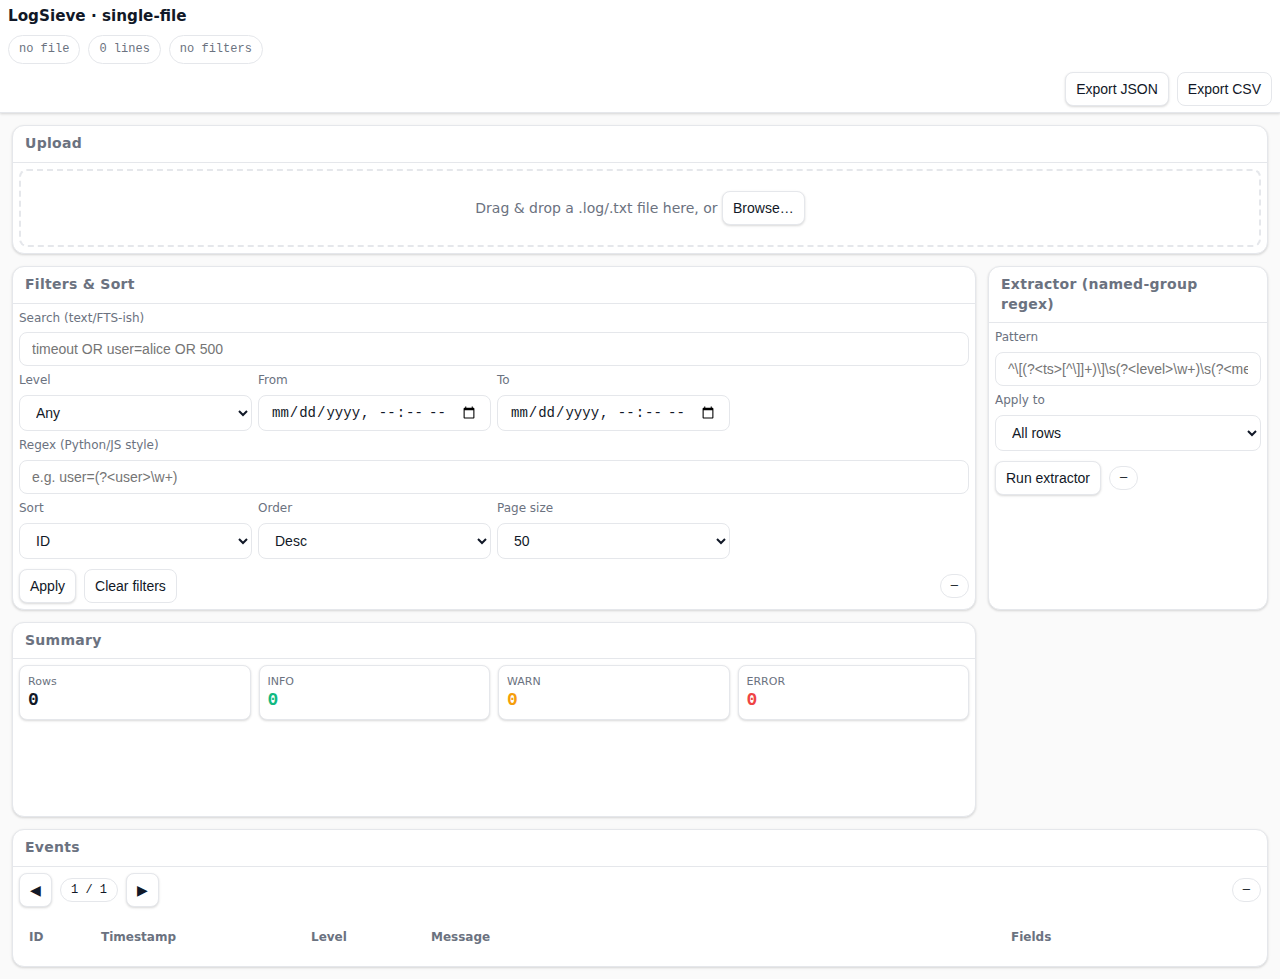
<file: index.html>
<!doctype html>
<html lang="en">
<head>
  <meta charset="utf-8" />
  <meta name="viewport" content="width=device-width, initial-scale=1" />
  <title>LogSieve — single‑file web app</title>
  <link rel="stylesheet" href="logsieve.css">
</head>
<body>
  <header>
    <h1>LogSieve · single‑file</h1>
    <div class="tags">
      <span class="tag" id="fileTag">no file</span>
      <span class="tag" id="countTag">0 lines</span>
      <span class="tag" id="filterTag">no filters</span>
    </div>
    <div class="right flex">
      <button class="btn" id="exportJSON">Export JSON</button>
      <button class="btn ghost" id="exportCSV">Export CSV</button>
    </div>
  </header>

  <main class="grid">
    <section class="card" style="grid-column:1/-1">
      <h2>Upload</h2>
      <div class="pad">
        <div id="drop" class="drop">
          Drag & drop a .log/.txt file here, or <button class="btn" id="pick">Browse…</button>
          <input type="file" id="file" accept=".log,.txt,.json,.ndjson" hidden />
        </div>
      </div>
    </section>

    <section class="card">
      <h2>Filters & Sort</h2>
      <div class="pad">
        <div class="controls">
          <label class="wide"> Search (text/FTS-ish)
            <input type="search" id="q" placeholder="timeout OR user=alice OR 500" />
          </label>
          <label> Level
            <select id="level">
              <option value="">Any</option>
              <option>DEBUG</option>
              <option>INFO</option>
              <option>WARNING</option>
              <option>ERROR</option>
              <option>CRITICAL</option>
            </select>
          </label>
          <label> From
            <input type="datetime-local" id="from" />
          </label>
          <label> To
            <input type="datetime-local" id="to" />
          </label>
          <label class="wide"> Regex (Python/JS style)
            <input type="text" id="regex" placeholder="e.g. user=(?<user>\w+)" />
          </label>
          <label> Sort
            <select id="sort">
              <option value="id">ID</option>
              <option value="ts">Timestamp</option>
              <option value="level">Level</option>
            </select>
          </label>
          <label> Order
            <select id="order">
              <option value="desc">Desc</option>
              <option value="asc">Asc</option>
            </select>
          </label>
          <label> Page size
            <select id="per">
              <option>25</option>
              <option selected>50</option>
              <option>100</option>
              <option>200</option>
            </select>
          </label>
        </div>
        <div class="flex" style="margin-top:10px">
          <button class="btn" id="apply">Apply</button>
          <button class="btn ghost" id="clear">Clear filters</button>
          <span class="right pill" id="info">—</span>
        </div>
      </div>
    </section>

    <section class="card">
      <h2>Extractor (named‑group regex)</h2>
      <div class="pad">
        <div class="controls">
          <label class="wide"> Pattern
            <input type="text" id="extractPattern" placeholder="^\[(?<ts>[^\]]+)\]\s(?<level>\w+)\s(?<message>.*)$" />
          </label>
          <label> Apply to
            <select id="extractScope">
              <option value="all">All rows</option>
              <option value="filtered">Filtered rows</option>
            </select>
          </label>
        </div>
        <div class="flex" style="margin-top:10px">
          <button class="btn" id="runExtract">Run extractor</button>
          <span class="pill" id="extractInfo">—</span>
        </div>
      </div>
    </section>

    <section class="card">
      <h2>Summary</h2>
      <div class="pad">
        <div class="stats">
          <div class="stat"><div class="k">Rows</div><div class="v" id="sRows">0</div></div>
          <div class="stat ok"><div class="k">INFO</div><div class="v" id="sInfo">0</div></div>
          <div class="stat warn"><div class="k">WARN</div><div class="v" id="sWarn">0</div></div>
          <div class="stat err"><div class="k">ERROR</div><div class="v" id="sErr">0</div></div>
        </div>
        <div style="margin-top:10px">
          <canvas id="spark"></canvas>
        </div>
      </div>
    </section>

    <section class="card" style="grid-column:1/-1">
      <h2>Events</h2>
      <div class="pad">
        <div class="flex" style="margin-bottom:8px">
          <div class="pagination">
            <button class="btn" id="prev">◀</button>
            <span class="pill" id="pageLabel">1 / 1</span>
            <button class="btn" id="next">▶</button>
          </div>
          <span class="right pill" id="renderInfo">—</span>
        </div>
        <div style="overflow:auto">
          <table>
            <thead>
              <tr>
                <th style="width:72px">ID</th>
                <th style="width:210px">Timestamp</th>
                <th style="width:120px">Level</th>
                <th>Message</th>
                <th style="width:260px">Fields</th>
              </tr>
            </thead>
            <tbody id="tbody"></tbody>
          </table>
        </div>
      </div>
    </section>
  </main>

  <script src="logsieve.js"></script>
</body>
</html>
</file>
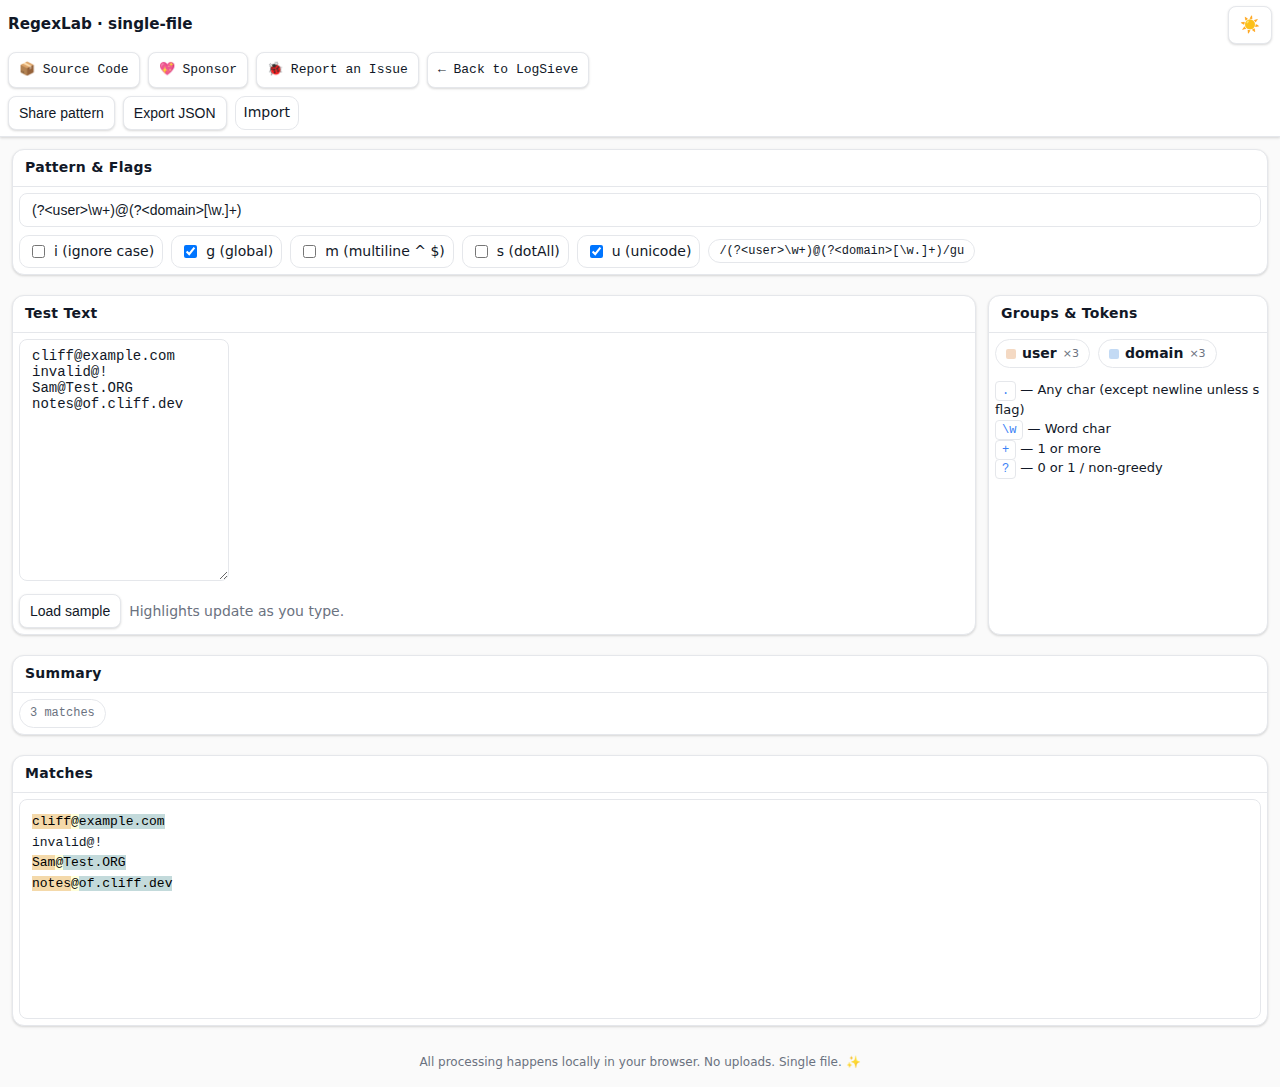
<file: regexlab.html>
<!doctype html>
<html lang="en">
<head>
  <meta charset="utf-8" />
  <meta name="viewport" content="width=device-width, initial-scale=1" />
  <title>RegexLab — single‑file regex playground</title>
  <link rel="stylesheet" href="logsieve.css">
</head>
<body>
  <header>
    <div class="header-top">
      <h1>RegexLab · single‑file</h1>
      <button class="btn theme-toggle" id="themeToggle" title="Toggle theme">
        <span class="theme-icon">☀️</span>
      </button>
    </div>
    <div class="header-links">
      <a class="tag" href="https://github.com/notesofcliff/logsieve" target="_blank">📦 Source Code</a>
      <a class="tag" href="https://github.com/sponsors/notesofcliff" target="_blank">💖 Sponsor</a>
      <a class="tag" href="https://github.com/notesofcliff/logsieve/issues" target="_blank">🐞 Report an Issue</a>
      <a class="tag" href="index.html">← Back to LogSieve</a>
    </div>
    <div class="header-actions">
      <button class="btn" id="share">Share pattern</button>
      <button class="btn" id="export">Export JSON</button>
      <label class="flag"><input type="file" id="import" hidden><span id="importBtn" style="cursor:pointer">Import</span></label>
    </div>
  </header>

  <main class="grid">
    <section class="section-card always-visible" style="grid-column:1/-1">
      <h2 class="section-header">Pattern & Flags</h2>
      <div class="section-content">
        <div class="pad">
          <div class="row">
            <input id="pattern" type="text" class="wide-input" placeholder="Enter regex, e.g. (?<user>\\w+)@(?<domain>[\\w.]+)" />
          </div>
          <div class="row" style="margin-top:8px">
            <label class="flag"><input type="checkbox" id="f_i"> <span>i (ignore case)</span></label>
            <label class="flag"><input type="checkbox" id="f_g" checked> <span>g (global)</span></label>
            <label class="flag"><input type="checkbox" id="f_m"> <span>m (multiline ^ $)</span></label>
            <label class="flag"><input type="checkbox" id="f_s"> <span>s (dotAll)</span></label>
            <label class="flag"><input type="checkbox" id="f_u" checked> <span>u (unicode)</span></label>
            <span class="pill" id="flagsView">/…/gi</span>
          </div>
        </div>
      </div>
    </section>

    <section class="section-card always-visible">
      <h2 class="section-header">Test Text</h2>
      <div class="section-content">
        <div class="pad">
          <textarea id="text" rows="14" placeholder="Paste sample text here…"></textarea>
          <div style="margin-top:8px" class="row">
            <button class="btn" id="sample">Load sample</button>
            <span class="muted">Highlights update as you type.</span>
          </div>
        </div>
      </div>
    </section>

    <section class="section-card always-visible">
      <h2 class="section-header">Groups & Tokens</h2>
      <div class="section-content">
        <div class="pad">
          <div class="groups" id="groups"></div>
          <div class="explainer" id="explainer" style="margin-top:12px"></div>
        </div>
      </div>
    </section>

    <section class="section-card always-visible" style="grid-column:1/-1">
      <h2 class="section-header">Summary</h2>
      <div class="section-content">
        <div class="pad">
          <div class="tags">
            <span class="tag" id="matchCount">0 matches</span>
            <span class="tag" id="errorMsg" style="display:none"></span>
          </div>
        </div>
      </div>
    </section>

    <section class="section-card always-visible" style="grid-column:1/-1">
      <h2 class="section-header">Matches</h2>
      <div class="section-content">
        <div class="pad">
          <div id="output" class="out"></div>
        </div>
      </div>
    </section>
  </main>

  <div class="footer">All processing happens locally in your browser. No uploads. Single file. ✨</div>

  <script src="regex.js"></script>
</body>
</html>
</file>
<file: logsieve.css>
/* LogSieve Styles */

/* CSS Variables */
:root {
  --bg: #fafafa;
  --panel: #ffffff;
  --muted: #6b7280;
  --ink: #111827;
  --accent: #3b82f6;
  --accent2: #f59e0b;
  --ok: #10b981;
  --warn: #f59e0b;
  --err: #ef4444;
  --ring: rgba(59, 130, 246, 0.2);
  --border: #e5e7eb;
  --shadow: 0 1px 3px rgba(0, 0, 0, 0.1), 0 1px 2px rgba(0, 0, 0, 0.06);
  --shadow-lg: 0 10px 15px rgba(0, 0, 0, 0.1), 0 4px 6px rgba(0, 0, 0, 0.05);
}

/* Dark Theme Variables */
:root.dark-theme {
  --bg: #0f172a;
  --panel: #1e293b;
  --muted: #94a3b8;
  --ink: #f8fafc;
  --accent: #60a5fa;
  --accent2: #fbbf24;
  --ok: #34d399;
  --warn: #fbbf24;
  --err: #f87171;
  --ring: rgba(96, 165, 250, 0.3);
  --border: #334155;
  --shadow: 0 1px 3px rgba(0, 0, 0, 0.3), 0 1px 2px rgba(0, 0, 0, 0.2);
  --shadow-lg: 0 10px 15px rgba(0, 0, 0, 0.3), 0 4px 6px rgba(0, 0, 0, 0.2);
}

/* Base Styles */
* {
  box-sizing: border-box;
}

html {
  /* Use 16px as base for better accessibility and zoom support */
  font-size: 16px;
}

body {
  margin: 0;
  font: 0.875rem/1.4 system-ui, -apple-system, Segoe UI, Roboto, Ubuntu, Cantarell, Noto Sans, Arial, "Apple Color Emoji", "Segoe UI Emoji";
  background: var(--bg);
  color: var(--ink);
}

@media (max-width: 768px) {
  html {
    /* Slightly larger base font on mobile */
    font-size: 16px;
  }
}

/* Header */
header {
  padding: 0.375rem 0.5rem;
  display: flex;
  flex-direction: column;
  gap: 0.5rem;
  background: var(--panel);
  border-bottom: 1px solid var(--border);
  box-shadow: var(--shadow);
}

:root.dark-theme header {
  background: var(--panel);
  border-bottom: 1px solid var(--border);
  box-shadow: var(--shadow);
}

.header-top {
  display: flex;
  align-items: center;
  justify-content: space-between;
  gap: 0.5rem;
}

.header-links {
  display: flex;
  flex-wrap: wrap;
  gap: 0.5rem;
}

.header-actions {
  display: flex;
  flex-wrap: wrap;
  gap: 0.5rem;
}

h1 {
  font-size: 0.95rem;
  margin: 0;
  font-weight: 700;
}

/* Button-like Links in Header */
header a.tag {
  display: inline-flex;
  align-items: center;
  justify-content: center;
  min-height: 2.25rem;
  padding: 0.35rem 0.625rem;
  border-radius: 0.5rem;
  text-decoration: none;
  font-weight: 500;
  font-size: 0.8125rem;
  color: var(--ink);
  background-color: var(--panel);
  border: 1px solid var(--border);
  transition: all 0.2s ease;
  white-space: nowrap;
  box-shadow: var(--shadow);
}

header a.tag:hover {
  background-color: var(--accent);
  color: white;
  transform: translateY(-1px);
  box-shadow: var(--shadow-lg);
}

@media (max-width: 768px) {
  header {
    padding: 0.875rem 1rem;
  }
  
  h1 {
    font-size: 1rem;
  }
  
  .header-links,
  .header-actions {
    width: 100%;
  }
  
  header a.tag {
    flex: 1 1 auto;
    min-width: calc(50% - 0.25rem);
    font-size: 0.8125rem;
  }
}

/* Layout */
.app-container {
  display: flex;
  min-height: calc(100vh - 200px);
}

main {
  padding: 0.75rem;
  margin: 0 auto;
  max-width: 100%;
}

.grid {
  display: grid;
  gap: 0.75rem;
}

@media (min-width: 900px) {
  .grid {
    grid-template-columns: 1fr 280px;
  }
}

/* Cards */
.card {
  background: var(--panel);
  border: 1px solid var(--border);
  border-radius: 0.75rem;
  box-shadow: var(--shadow);
}

:root.dark-theme .card {
  border: 1px solid var(--border);
  box-shadow: var(--shadow);
}

.card h2 {
  margin: 0;
  padding: 0.5rem 0.75rem;
  font-size: 0.875rem;
  letter-spacing: .02em;
  color: var(--muted);
  border-bottom: 1px solid var(--border);
}

:root.dark-theme .card h2 {
  border-bottom: 1px solid var(--border);
}

.pad {
  padding: 0.375rem;
}

/* Form Controls */
.controls {
  display: grid;
  grid-template-columns: repeat(auto-fit, minmax(200px, 1fr));
  gap: 0.375rem;
}

.controls .wide {
  grid-column: 1 / -1;
}

/* Wide label variant used in other contexts (not only in .controls) */
label.wide {
  display: block;
  width: 100%;
}

.controls label {
  display: flex;
  flex-direction: column;
  gap: 0.375rem;
  font-size: 0.75rem;
  color: var(--muted);
}

input[type="text"],
input[type="search"],
input[type="datetime-local"],
select,
textarea {
  background: var(--panel);
  color: var(--ink);
  border: 1px solid var(--border);
  border-radius: 0.5rem;
  padding: 0.5rem 0.75rem;
  outline: none;
  font-size: 0.875rem;
  min-height: 2.125rem;
}

:root.dark-theme input[type="text"],
:root.dark-theme input[type="search"],
:root.dark-theme input[type="datetime-local"],
:root.dark-theme select,
:root.dark-theme textarea {
  background: var(--panel);
  border: 1px solid var(--border);
}

input:focus,
select:focus,
textarea:focus {
  border-color: var(--accent);
  box-shadow: 0 0 0 3px var(--ring);
  outline: none;
}

@media (max-width: 768px) {
  .controls {
    grid-template-columns: 1fr;
  }
  
  .controls .wide {
    grid-column: 1;
  }
}

/* Buttons */
.btn {
  appearance: none;
  border: 1px solid var(--border);
  background: var(--panel);
  color: var(--ink);
  padding: 0.375rem 0.625rem;
  border-radius: 0.5rem;
  cursor: pointer;
  font-size: 0.875rem;
  min-height: 2.125rem;
  display: inline-flex;
  align-items: center;
  justify-content: center;
  gap: 0.375rem;
  white-space: nowrap;
  transition: all 0.2s ease;
  box-shadow: var(--shadow);
}

:root.dark-theme .btn {
  border: 1px solid var(--border);
  background: var(--panel);
  box-shadow: var(--shadow);
}

.btn:hover {
  border-color: var(--accent);
  transform: translateY(-1px);
  box-shadow: var(--shadow-lg);
}

.btn:active {
  transform: translateY(0);
}

.btn.ghost {
  background: transparent;
  box-shadow: none;
}

:root.dark-theme .btn.ghost {
  background: transparent;
}

/* Theme Toggle Button */
.theme-toggle {
  min-width: 2.75rem;
  padding: 0.625rem;
}

.theme-icon {
  font-size: 1rem;
  line-height: 1;
}

/* Hamburger menu deprecated — removed in layout (no sidebar) */

@media (max-width: 900px) {
  /* Hamburger removed */

  /* Keep the theme toggle hidden by default; show next to hamburger on small screens */
  .small-theme { display: inline-flex; margin-left: 48px; }
  /* Hide the primary theme-toggle on small screens to avoid overlap with the hamburger */
  .header-top .theme-toggle:not(.small-theme) { display: none; }
}

/* Extra tight layout for very small screens */
@media (max-width: 480px) {
  header { padding: 0.5rem; }
  .pad { padding: 0.25rem; }
  .section-header { padding: 0.5rem; font-size: 0.9rem; }
  .section-card { margin-bottom: 0.5rem; }
  .controls { gap: 6px; }
  .btn { padding: 0.25rem 0.5rem; font-size: 0.8rem; }
  .tab-btn { padding: 6px 8px; }
  table { min-width: 650px; }
  thead th { font-size: 0.7rem; padding: 0.25rem 0.5rem; }
  tbody td { padding: 0.35rem 0.5rem; font-size: 0.8rem; }
}

@media (max-width: 768px) {
  .btn {
    padding: 0.5rem 0.75rem;
    font-size: 0.875rem;
  }
}

/* Drag & Drop */
.drop {
  border: 2px dashed var(--border);
  border-radius: 0.5rem;
  padding: 1.25rem 0.75rem;
  text-align: center;
  color: var(--muted);
}

:root.dark-theme .drop {
  border: 2px dashed var(--border);
}

.drop.drag {
  background: rgba(59, 130, 246, .08);
  border-color: var(--accent);
}

/* Tags & Pills */
.tags {
  display: flex;
  gap: 0.5rem;
  flex-wrap: wrap;
}

.tag {
  font: 0.75rem/1.6 ui-monospace, SFMono-Regular, Menlo, Consolas, monospace;
  background: var(--panel);
  padding: 0.25rem 0.625rem;
  border-radius: 999px;
  border: 1px solid var(--border);
  color: var(--muted);
  display: inline-flex;
  align-items: center;
  gap: 0.25rem;
}

:root.dark-theme .tag {
  background: var(--panel);
  border: 1px solid var(--border);
}

.pill {
  padding: 0.25rem 0.625rem;
  border: 1px solid var(--border);
  border-radius: 999px;
  font: 0.75rem ui-monospace, SFMono-Regular, Menlo, Consolas, monospace;
  white-space: nowrap;
}

:root.dark-theme .pill {
  border: 1px solid var(--border);
}

@media (max-width: 768px) {
  .tag {
    font-size: 0.8125rem;
    padding: 0.5rem 0.875rem;
  }
}

/* Statistics */
.stats {
  display: grid;
  grid-template-columns: repeat(4, 1fr);
  gap: 0.5rem;
}

.stat {
  background: var(--panel);
  border: 1px solid var(--border);
  border-radius: 0.5rem;
  padding: 0.5rem;
  box-shadow: var(--shadow);
}

:root.dark-theme .stat {
  background: var(--panel);
  border: 1px solid var(--border);
  box-shadow: var(--shadow);
}

.stat .k {
  font-size: 11px;
  color: var(--muted);
}

.stat .v {
  font: 600 18px/1.2 ui-monospace, SFMono-Regular, Menlo, Consolas, monospace;
}

.stat.ok .v {
  color: var(--ok);
}

.stat.warn .v {
  color: var(--warn);
}

.stat.err .v {
  color: var(--err);
}

/* Tables */
.table-container {
  margin: 0 -0.5rem;
  padding: 0 0.5rem;
  overflow-x: auto;
  -webkit-overflow-scrolling: touch;
}

table {
  width: 100%;
  border-collapse: separate;
  border-spacing: 0 0.375rem;
  min-width: 600px;
  table-layout: fixed;
}

thead th {
  font-size: 0.75rem;
  color: var(--muted);
  text-align: left;
  padding: 0.5rem 0.625rem;
  white-space: nowrap;
}

tbody td {
  background: var(--panel);
  border: 1px solid var(--border);
  border-left: none;
  border-right: none;
  padding: 0.5rem 0.75rem;
  vertical-align: top;
  font-size: 0.875rem;
  /* Avoid breaking single characters across lines on narrow screens */
  word-break: normal;
  overflow-wrap: break-word;
  max-width: 80ch;
}

:root.dark-theme tbody td {
  background: var(--panel);
  border: 1px solid var(--border);
  border-left: none;
  border-right: none;
}

tbody td pre {
  /* Keep natural line breaks but avoid crushing text into vertical single characters */
  white-space: pre-wrap;
  word-break: normal;
  overflow-wrap: anywhere;
  overflow-x: auto;
  -webkit-overflow-scrolling: touch;
}

tbody tr td:first-child {
  border-left: 1px solid var(--border);
  border-top-left-radius: 0.5rem;
  border-bottom-left-radius: 0.5rem;
}

:root.dark-theme tbody tr td:first-child {
  border-left: 1px solid var(--border);
}

tbody tr td:last-child {
  border-right: 1px solid var(--border);
  border-top-right-radius: 0.5rem;
  border-bottom-right-radius: 0.5rem;
}

:root.dark-theme tbody tr td:last-child {
  border-right: 1px solid var(--border);
}

@media (max-width: 768px) {
  table {
    /* On small screens let the table layout adapt naturally so message column can stretch */
    min-width: 550px;
    table-layout: auto;
  }
  
  thead th {
    font-size: 0.6875rem;
    padding: 0.375rem 0.5rem;
  }
  
  tbody td {
    padding: 0.5rem 0.625rem;
    font-size: 0.8125rem;
  }
}

/* Code & Text */
code,
pre {
  font: 12px/1.5 ui-monospace, SFMono-Regular, Menlo, Consolas, monospace;
}

details summary {
  cursor: pointer;
  color: var(--accent);
}

/* Saved filter dropdown - match other inputs */
#savedFilterSelect {
  width: 100%;
  margin-top: 6px;
  background: var(--panel);
  border: 1px solid var(--border);
  border-radius: 0.5rem;
  padding: 0.375rem 0.5rem;
}

/* Log Level Colors */
.lvl-INFO {
  color: #7ee787;
}

.lvl-WARNING {
  color: #ffd166;
}

.lvl-ERROR {
  color: #ff6b6b;
}

.lvl-DEBUG {
  color: #79c0ff;
}

.lvl-CRITICAL {
  color: #ff8fab;
}

/* Utility Classes */
.flex {
  display: flex;
  gap: 0.5rem;
  align-items: center;
  flex-wrap: wrap;
}

.right {
  margin-left: auto;
}

@media (max-width: 768px) {
  .flex {
    width: 100%;
  }
  
  .flex .right {
    margin-left: 0;
    width: 100%;
  }
}

/* Pagination */
.pagination {
  display: flex;
  gap: 8px;
  align-items: center;
}

/* Canvas */
canvas {
  width: 100%;
  height: 80px;
  display: block;
}

/* RegexLab Output */
.out {
  white-space: pre-wrap;
  word-wrap: anywhere;
  font: 13px/1.6 ui-monospace, SFMono-Regular, Menlo, Consolas, monospace;
  background: var(--panel);
  border: 1px solid var(--border);
  border-radius: 0.5rem;
  padding: 0.75rem;
  min-height: 220px;
}

:root.dark-theme .out {
  border: 1px solid var(--border);
}

/* RegexLab specific classes */
.row {
  display: flex;
  gap: 8px;
  align-items: center;
  flex-wrap: wrap;
}

.cols {
  display: grid;
  gap: 12px;
  grid-template-columns: 1fr 1fr;
}

@media (max-width: 900px) {
  .cols {
    grid-template-columns: 1fr;
  }
}

.groups {
  display: flex;
  flex-wrap: wrap;
  gap: 8px;
}

.group {
  display: inline-flex;
  align-items: center;
  gap: 6px;
  border: 1px solid var(--border);
  border-radius: 999px;
  padding: 4px 10px;
  background: var(--panel);
}

:root.dark-theme .group {
  border: 1px solid var(--border);
}

.swatch {
  width: 10px;
  height: 10px;
  border-radius: 2px;
  display: inline-block;
}

.k {
  color: var(--muted);
  font-size: 11px;
}

.explainer {
  font-size: 13px;
  line-height: 1.5;
}

.explainer code {
  background: var(--panel);
  padding: 2px 6px;
  border-radius: 6px;
  border: 1px solid var(--border);
  font: 12px ui-monospace, SFMono-Regular, Menlo, Consolas, monospace;
}

:root.dark-theme .explainer code {
  border: 1px solid var(--border);
}

.flag {
  display: inline-flex;
  align-items: center;
  gap: 6px;
  padding: 6px 8px;
  border: 1px solid var(--border);
  border-radius: 10px;
  background: var(--panel);
}

:root.dark-theme .flag {
  border: 1px solid var(--border);
}

.footer {
  padding: 8px 16px 16px;
  text-align: center;
  color: var(--muted);
  font-size: 12px;
}

.muted {
  color: var(--muted);
}

.wide-input {
  width: 100%;
}

/* Collapsible Sections */
.collapsible-header {
  cursor: pointer;
  user-select: none;
  display: flex;
  align-items: center;
  gap: 8px;
  transition: all 0.2s ease;
  border-radius: 0.375rem;
  padding: 0.25rem 0.5rem;
  margin: -0.25rem -0.5rem;
}

.collapsible-header:hover {
  background: rgba(59, 130, 246, .08);
}

.collapse-icon {
  transition: transform 0.2s;
  font-size: 10px;
}

.collapsible-header.collapsed .collapse-icon {
  transform: rotate(-90deg);
}

.collapsible-content {
  max-height: 2000px;
  overflow: hidden;
  transition: max-height 0.3s ease-out, opacity 0.3s ease-out;
  opacity: 1;
}

.collapsible-content.collapsed {
  max-height: 0;
  opacity: 0;
}

/* Tabs for Search Tools */
.tabs { display: block; }
.tab-nav { display:flex; gap:8px; margin-bottom:12px; align-items:center; }
.tab-btn { appearance:none; border:1px solid var(--border); background:transparent; color:var(--muted); padding:6px 10px; border-radius:6px; cursor:pointer; font-weight:600;}
.tab-btn.active { background:var(--panel); color:var(--accent); border-color:var(--accent); box-shadow:var(--shadow); }
.tab-panel { display:block; }

@media (max-width:768px) {
  .tab-nav { flex-wrap:wrap; gap:6px; }
  .tab-btn { padding:8px 10px; }
}

/* Library Lists */
.library-list {
  display: flex;
  flex-direction: column;
  gap: 0.5rem;
}

.library-item {
  background: var(--panel);
  border: 1px solid var(--border);
  border-radius: 0.5rem;
  padding: 0.75rem;
  display: flex;
  align-items: center;
  gap: 10px;
  box-shadow: var(--shadow);
  transition: all 0.2s ease;
}

.library-item:hover {
  transform: translateY(-1px);
  box-shadow: var(--shadow-lg);
}

:root.dark-theme .library-item {
  background: var(--panel);
  border: 1px solid var(--border);
  box-shadow: var(--shadow);
}

.library-item-content {
  flex: 1;
  min-width: 0;
}

.library-item-title {
  font-weight: 600;
  font-size: 13px;
  margin-bottom: 4px;
}

.library-item-desc {
  font-size: 11px;
  color: var(--muted);
  margin-bottom: 4px;
}

.library-item-pattern {
  font: 11px ui-monospace, SFMono-Regular, Menlo, Consolas, monospace;
  color: var(--accent);
  overflow: hidden;
  text-overflow: ellipsis;
  white-space: nowrap;
}

.library-item-actions {
  display: flex;
  gap: 6px;
  flex-shrink: 0;
}

.library-item-actions button {
  padding: 6px 10px;
  font-size: 12px;
  min-width: unset;
}

.library-item input[type="checkbox"] {
  width: 18px;
  height: 18px;
  cursor: pointer;
  flex-shrink: 0;
}

.empty-state {
  text-align: center;
  padding: 24px;
  color: var(--muted);
  font-size: 13px;
}

/* Filter Item Specific */
.filter-item-settings {
  font: 11px ui-monospace, SFMono-Regular, Menlo, Consolas, monospace;
  color: var(--muted);
  margin-top: 4px;
  display: flex;
  flex-wrap: wrap;
  gap: 8px;
}

.filter-item-settings span {
  background: var(--panel);
  padding: 2px 6px;
  border-radius: 4px;
  border: 1px solid var(--border);
}

:root.dark-theme .filter-item-settings span {
  background: var(--panel);
  border: 1px solid var(--border);
}

/* Modal Styles */
.modal {
  display: none;
  position: fixed;
  top: 0;
  left: 0;
  right: 0;
  bottom: 0;
  background: rgba(0, 0, 0, 0.7);
  z-index: 1000;
  align-items: center;
  justify-content: center;
  padding: 20px;
}

.modal.active {
  display: flex;
}

.modal-content {
  background: var(--panel);
  border: 1px solid var(--border);
  border-radius: 0.75rem;
  max-width: 600px;
  width: 100%;
  max-height: 90vh;
  overflow: auto;
  box-shadow: var(--shadow-lg);
}

:root.dark-theme .modal-content {
  border: 1px solid var(--border);
  box-shadow: var(--shadow-lg);
}

.modal-header {
  padding: 1rem 1.25rem;
  border-bottom: 1px solid var(--border);
  display: flex;
  align-items: center;
  justify-content: space-between;
}

:root.dark-theme .modal-header {
  border-bottom: 1px solid var(--border);
}

.modal-header h3 {
  margin: 0;
  font-size: 16px;
}

.modal-close {
  background: transparent;
  border: none;
  font-size: 24px;
  cursor: pointer;
  color: var(--muted);
  padding: 0;
  width: 32px;
  height: 32px;
  display: flex;
  align-items: center;
  justify-content: center;
  border-radius: 6px;
}

.modal-close:hover {
  background: rgba(184, 197, 209, .2);
}

.modal-body {
  padding: 20px;
  display: flex;
  flex-direction: column;
  gap: 14px;
}

.modal-body label {
  display: flex;
  flex-direction: column;
  gap: 6px;
  font-size: 13px;
  font-weight: 500;
}

.modal-body input[type="text"],
.modal-body textarea {
  background: var(--panel);
  color: var(--ink);
  border: 1px solid var(--border);
  border-radius: 0.5rem;
  padding: 0.5rem 0.625rem;
  outline: none;
  font-family: inherit;
}

:root.dark-theme .modal-body input[type="text"],
:root.dark-theme .modal-body textarea {
  background: var(--panel);
  border: 1px solid var(--border);
}

.modal-body textarea {
  font: 13px ui-monospace, SFMono-Regular, Menlo, Consolas, monospace;
  resize: vertical;
}

.modal-body input:focus,
.modal-body textarea:focus {
  border-color: var(--accent);
  box-shadow: 0 0 0 3px var(--ring);
}

.modal-body input[type="checkbox"] {
  width: 18px;
  height: 18px;
  cursor: pointer;
}

.modal-footer {
  padding: 1rem 1.25rem;
  border-top: 1px solid var(--border);
  display: flex;
  gap: 10px;
  justify-content: flex-end;
}

:root.dark-theme .modal-footer {
  border-top: 1px solid var(--border);
}

.filter-preview {
  background: var(--panel);
  border: 1px solid var(--border);
  border-radius: 0.5rem;
  padding: 0.75rem;
  font-size: 12px;
}

:root.dark-theme .filter-preview {
  background: var(--panel);
  border: 1px solid var(--border);
}

/* Info section styles */
.pad p {
  margin: 0 0 12px 0;
}

.pad ul {
  margin: 8px 0;
}

.pad li {
  margin: 4px 0;
}

.pad code {
  background: var(--panel);
  border: 1px solid var(--border);
  padding: 2px 6px;
  border-radius: 4px;
  font: 12px ui-monospace, SFMono-Regular, Menlo, Consolas, monospace;
  color: var(--accent);
}

:root.dark-theme .pad code {
  background: var(--panel);
  border: 1px solid var(--border);
}

/* Sidebar and nav-link removed */

/* Mobile Sidebar Overlay */
/* Mobile sidebar overlay rules removed */

/* Main Content Area */
.main-content {
  flex: 1;
  padding: 0.75rem;
  overflow-x: hidden;
}

/* Section Cards (Accordion) */
.section-card {
  background: var(--panel);
  border: 1px solid var(--border);
  border-radius: 0.75rem;
  box-shadow: var(--shadow);
  margin-bottom: 0.5rem;
  overflow: hidden;
}

:root.dark-theme .section-card {
  border: 1px solid var(--border);
  box-shadow: var(--shadow);
}

.section-header {
  margin: 0;
  padding: 0.5rem 0.75rem;
  font-size: 0.875rem;
  letter-spacing: .02em;
  color: var(--ink);
  background: rgba(59, 130, 246, .08);
  border-bottom: 1px solid var(--border);
  cursor: pointer;
  user-select: none;
  display: flex;
  align-items: center;
  gap: 0.625rem;
  transition: background 0.2s ease;
}

:root.dark-theme .section-header {
  border-bottom: 1px solid var(--border);
}

.section-header:hover {
  background: rgba(59, 130, 246, .15);
}

.section-icon {
  font-size: 1.125rem;
  line-height: 1;
}

.section-content {
  max-height: 0;
  overflow: hidden;
  transition: max-height 0.3s ease-out;
}

.section-card.active .section-content {
  max-height: 5000px;
  transition: max-height 0.5s ease-in;
}

/* Always visible sections don't collapse */
.section-card.always-visible .section-header {
  cursor: default;
  background: transparent;
}

.section-card.always-visible .section-header:hover {
  background: transparent;
}

.section-card.always-visible .section-content {
  max-height: none;
  overflow: visible;
}

/* Progress Bars */
.progress-container {
  margin: 8px 0;
  display: none;
}

.progress-container.visible {
  display: block;
}

.progress-bar {
  width: 100%;
  height: 8px;
  background: rgba(229, 231, 235, 0.5);
  border-radius: 4px;
  overflow: hidden;
  position: relative;
}

:root.dark-theme .progress-bar {
  background: rgba(51, 65, 85, 0.5);
}

.progress-fill {
  height: 100%;
  background: var(--accent);
  width: 0%;
  transition: width 0.3s ease;
  border-radius: 4px;
}

.progress-text {
  font-size: 12px;
  color: var(--muted);
  margin-top: 4px;
  text-align: center;
}

/* Responsive adjustments */
@media (max-width: 900px) {
  .stats {
    grid-template-columns: repeat(2, 1fr);
  }

  .library-item {
    flex-direction: column;
    align-items: stretch;
    gap: 0.5rem;
  }

  .library-item-actions {
    justify-content: flex-end;
    flex-wrap: wrap;
  }
  
  .library-item-actions button {
    flex: 1 1 auto;
    min-width: 100px;
  }
  
  /* Make pagination buttons larger on mobile */
  .pagination .btn {
    min-width: 2.75rem;
    padding: 0.75rem;
  }
  
  /* Improve drag and drop area on mobile */
  .drop {
    padding: 2rem 1rem;
    font-size: 0.9375rem;
  }
  
  /* Modal improvements for mobile */
  .modal {
    padding: 1rem;
  }
  
  .modal-content {
    max-height: 85vh;
  }
  
  .modal-body {
    padding: 1rem;
  }
  
  .modal-footer {
    padding: 1rem;
    flex-direction: column;
  }
  
  .modal-footer .btn {
    width: 100%;
  }
  
/* Sidebar completely removed; no desktop collapsed state needed */
}
</file>
